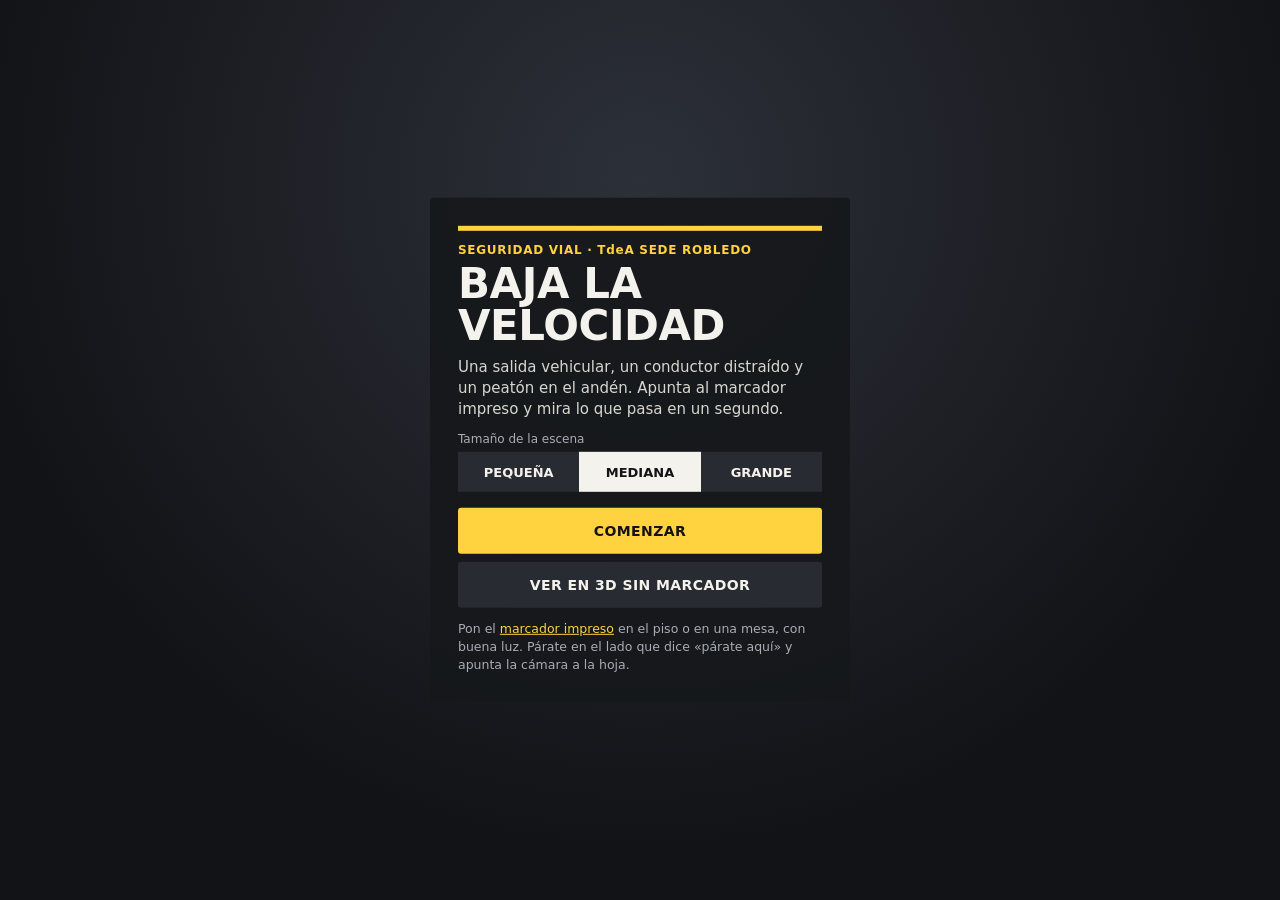
<file: index.html>
<!doctype html>
<html lang="es"><head><meta charset="utf-8"><title>Baja la velocidad · TdeA</title>
<meta http-equiv="refresh" content="0; url=web/"></head>
<body><a href="web/">Abrir la simulación</a></body></html>
</file>
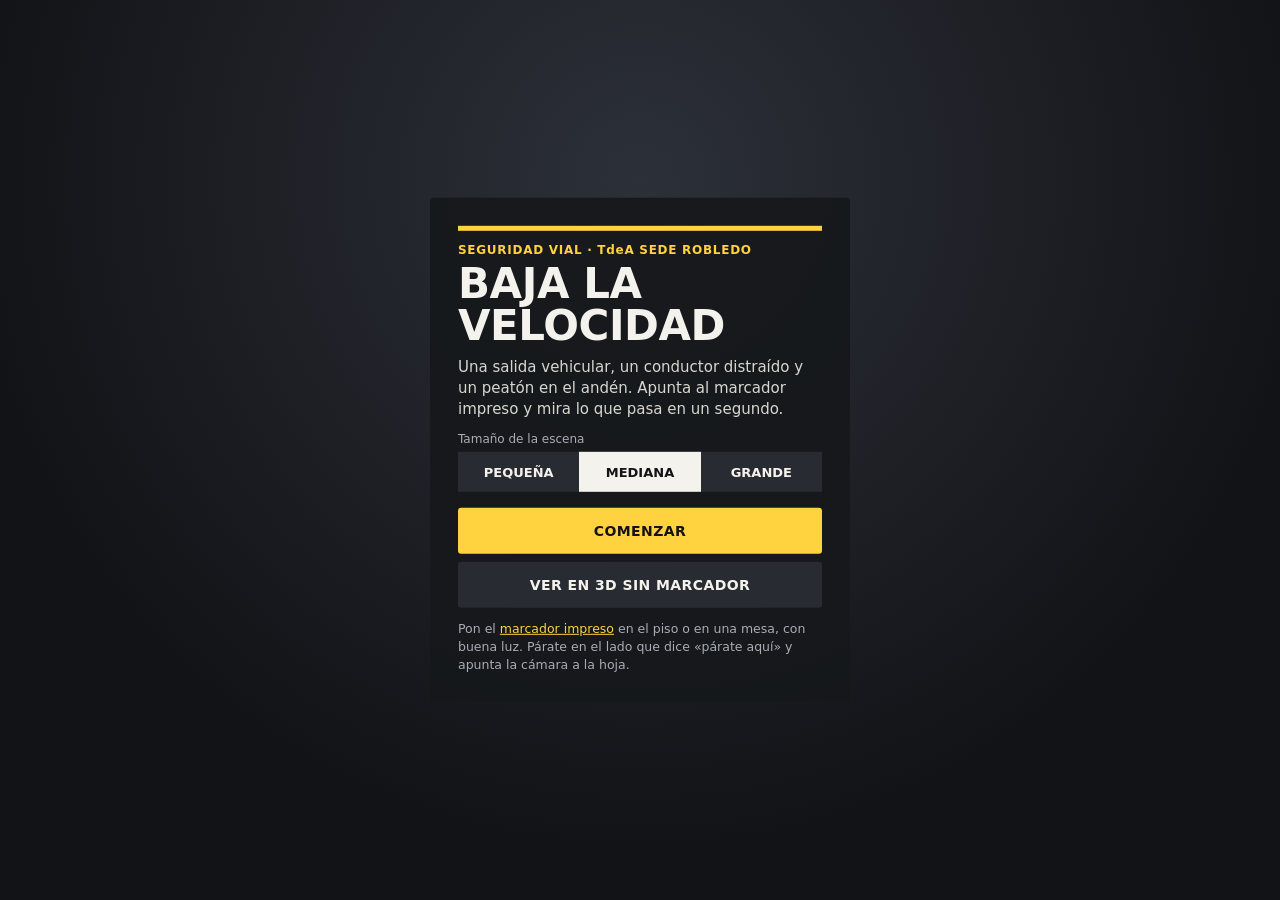
<file: web/index.html>
<!doctype html>
<html lang="es">
<head>
  <meta charset="utf-8">
  <meta name="viewport" content="width=device-width, initial-scale=1, viewport-fit=cover, user-scalable=no">
  <meta name="theme-color" content="#16181c">
  <meta name="apple-mobile-web-app-capable" content="yes">
  <title>Baja la velocidad · TdeA</title>
  <meta name="description" content="Simulación de seguridad vial en realidad aumentada: salida vehicular del TdeA Sede Robledo.">
  <link rel="stylesheet" href="css/estilos.css">
  <script type="importmap">
  {
    "imports": {
      "three": "./vendor/three/three.module.js",
      "three/addons/": "./vendor/three/addons/",
      "mindar-image-three": "./vendor/mindar/mindar-image-three.prod.js"
    }
  }
  </script>
</head>
<body>
  <!-- Vista de realidad aumentada (MindAR pone aquí la cámara y el lienzo 3D) -->
  <div id="ar"></div>
  <!-- Vista 3D sin marcador -->
  <div id="demo"></div>

  <div id="destello"></div>

  <div id="ui">
    <!-- Inicio -->
    <section id="inicio" class="panel">
      <div class="franja"></div>
      <p class="eyebrow">SEGURIDAD VIAL · TdeA SEDE ROBLEDO</p>
      <h1>BAJA LA VELOCIDAD</h1>
      <p class="texto">Una salida vehicular, un conductor distraído y un peatón en el andén. Apunta al marcador impreso y mira lo que pasa en un segundo.</p>
      <p class="etiqueta">Tamaño de la escena</p>
      <div id="tamanos" class="segmentado">
        <button type="button">Pequeña</button>
        <button type="button" class="activo">Mediana</button>
        <button type="button">Grande</button>
      </div>
      <button id="btn-comenzar" type="button" class="boton primario">Comenzar</button>
      <button id="btn-demo" type="button" class="boton secundario">Ver en 3D sin marcador</button>
      <p class="nota">Pon el <a href="marcador/imprimir.html" target="_blank">marcador impreso</a> en el piso o en una mesa, con buena luz. Párate en el lado que dice «párate aquí» y apunta la cámara a la hoja.</p>
      <p id="aviso" class="nota aviso" hidden></p>
    </section>

    <!-- HUD superior -->
    <header id="hud" hidden>
      <div id="subtitulo" class="panel" hidden></div>
      <div id="velocimetro" class="panel">
        <div id="kmh">0</div>
        <div class="unidad">KM/H</div>
        <div class="pista"><div id="barra"></div></div>
      </div>
    </header>

    <!-- Indicación (buscar el marcador, errores) -->
    <section id="indicacion" class="panel" hidden>
      <img id="indicacion-marcador" src="marcador/marcador.png" alt="Marcador" hidden>
      <p id="indicacion-texto"></p>
    </section>

    <!-- Mensaje final -->
    <section id="final" class="panel" hidden>
      <div class="franja"></div>
      <p class="eyebrow"></p>
      <h2></h2>
      <p class="texto"></p>
      <ul></ul>
      <div class="fila">
        <button id="btn-final-a" type="button" class="boton primario"></button>
        <button id="btn-final-b" type="button" class="boton secundario"></button>
      </div>
    </section>

    <!-- Controles inferiores -->
    <nav id="controles" class="fila" hidden>
      <button id="btn-repetir" type="button" class="boton oscuro">Repetir</button>
      <button id="btn-tamano" type="button" class="boton oscuro">Tamaño</button>
      <button id="btn-inicio" type="button" class="boton oscuro">Inicio</button>
    </nav>
  </div>

  <script type="module" src="js/main.js"></script>
</body>
</html>
</file>
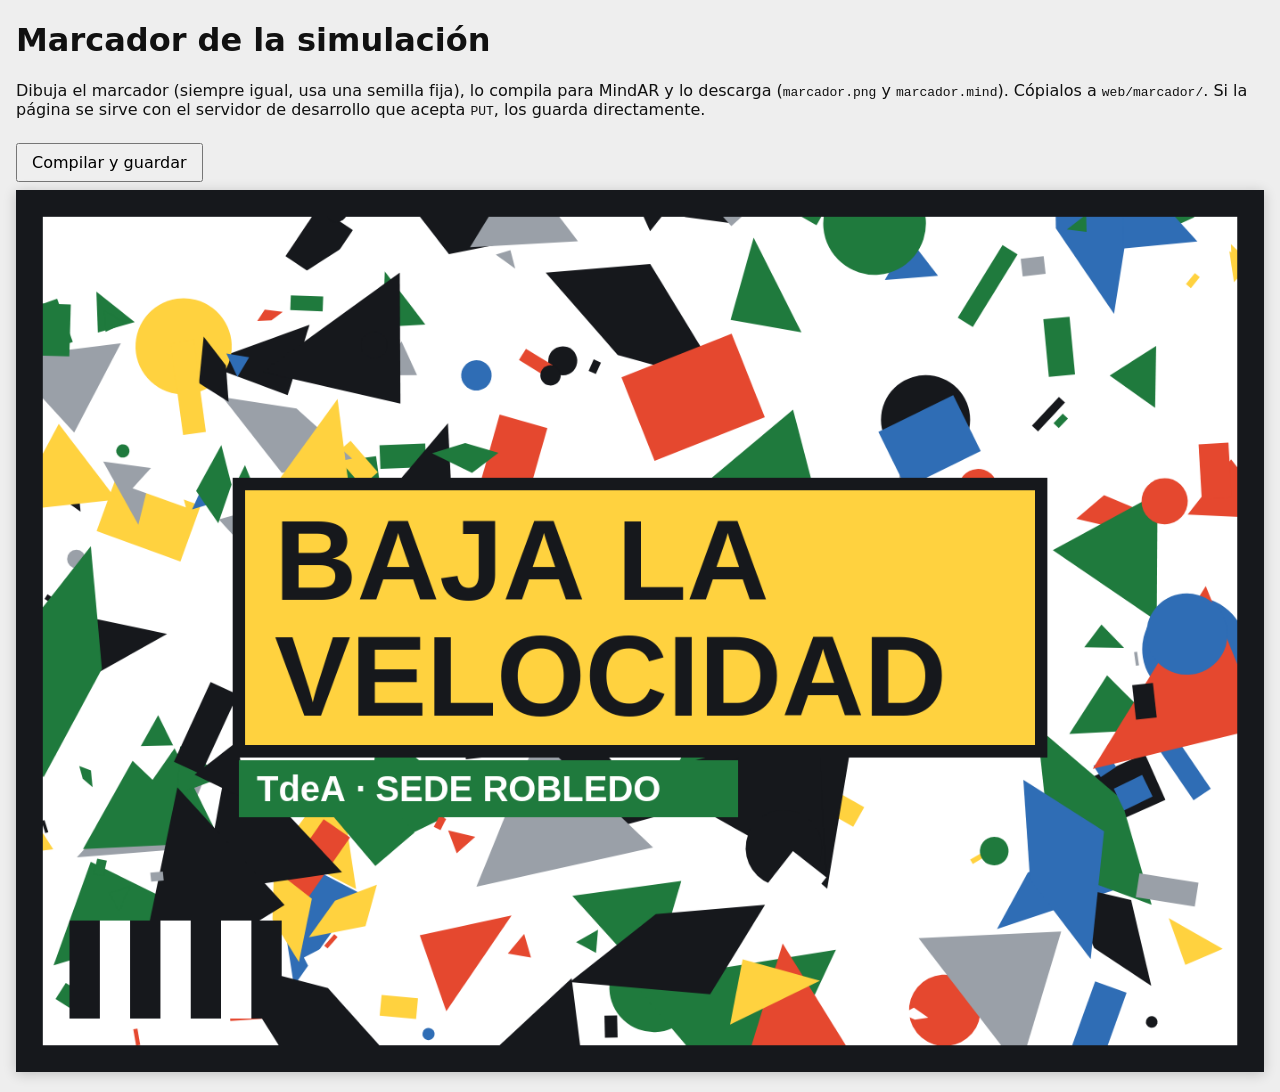
<file: herramientas/generar-marcador.html>
<!doctype html>
<html lang="es">
<head>
  <meta charset="utf-8">
  <meta name="viewport" content="width=device-width, initial-scale=1">
  <title>Generar marcador</title>
  <style>
    body { font-family: system-ui, sans-serif; margin: 16px; background: #eee; color: #111; }
    canvas { max-width: 100%; height: auto; box-shadow: 0 2px 12px #0003; background: #fff; }
    button { font: inherit; padding: 8px 14px; margin: 8px 8px 8px 0; }
    #estado { font-family: ui-monospace, monospace; }
  </style>
</head>
<body>
  <h1>Marcador de la simulación</h1>
  <p>Dibuja el marcador (siempre igual, usa una semilla fija), lo compila para MindAR y lo descarga
     (<code>marcador.png</code> y <code>marcador.mind</code>). Cópialos a <code>web/marcador/</code>.
     Si la página se sirve con el servidor de desarrollo que acepta <code>PUT</code>, los guarda directamente.</p>
  <button id="compilar">Compilar y guardar</button>
  <span id="estado"></span>
  <br>
  <canvas id="lienzo" width="1400" height="990"></canvas>

  <script type="module">
    import { Compiler } from '../web/vendor/mindar/mindar-image.prod.js';

    const W = 1400, H = 990;
    const c = document.getElementById('lienzo');
    const ctx = c.getContext('2d');

    function aleatorio(semilla) {
      let s = semilla >>> 0;
      return () => {
        s = (s + 0x6d2b79f5) >>> 0;
        let t = s;
        t = Math.imul(t ^ (t >>> 15), t | 1);
        t ^= t + Math.imul(t ^ (t >>> 7), t | 61);
        return ((t ^ (t >>> 14)) >>> 0) / 4294967296;
      };
    }
    const r = aleatorio(20261110);
    const colores = ['#16181c', '#1f7a3d', '#ffd23f', '#e5482f', '#2f6db5', '#9aa0a8', '#16181c', '#1f7a3d', '#ffffff'];
    const elegir = (a) => a[Math.floor(r() * a.length)];

    // Fondo
    ctx.fillStyle = '#ffffff';
    ctx.fillRect(0, 0, W, H);

    // Figuras aleatorias: muchas esquinas y contraste para que el rastreo sea estable
    for (let i = 0; i < 230; i++) {
      const x = r() * W, y = r() * H, s = 14 + r() ** 2 * 120;
      ctx.fillStyle = elegir(colores);
      ctx.save();
      ctx.translate(x, y);
      ctx.rotate(r() * Math.PI * 2);
      const tipo = r();
      ctx.beginPath();
      if (tipo < 0.4) {
        ctx.moveTo(0, -s); ctx.lineTo(s * 0.9, s * 0.7); ctx.lineTo(-s * (0.3 + r() * 0.7), s * 0.5);
      } else if (tipo < 0.7) {
        ctx.rect(-s / 2, -s * 0.3, s, s * (0.2 + r() * 0.6));
      } else if (tipo < 0.85) {
        ctx.arc(0, 0, s * 0.45, 0, Math.PI * 2);
      } else {
        ctx.moveTo(-s, 0); ctx.lineTo(0, -s * 0.3); ctx.lineTo(s, 0); ctx.lineTo(s * 0.2, s * 0.6);
      }
      ctx.fill();
      ctx.restore();
    }

    // Franjas tipo cebra en una esquina (asimetría)
    for (let i = 0; i < 7; i++) {
      ctx.fillStyle = i % 2 ? '#ffffff' : '#16181c';
      ctx.fillRect(60 + i * 34, 820, 34, 110);
    }

    // Título
    ctx.fillStyle = '#ffd23f';
    ctx.fillRect(250, 330, 900, 300);
    ctx.strokeStyle = '#16181c'; ctx.lineWidth = 14;
    ctx.strokeRect(250, 330, 900, 300);
    ctx.fillStyle = '#16181c';
    ctx.font = '900 128px "Arial Black", "Helvetica Neue", Arial, sans-serif';
    ctx.textBaseline = 'alphabetic';
    ctx.fillText('BAJA LA', 290, 460);
    ctx.fillText('VELOCIDAD', 290, 590);
    ctx.fillStyle = '#1f7a3d';
    ctx.fillRect(250, 640, 560, 64);
    ctx.fillStyle = '#ffffff';
    ctx.font = 'bold 40px "Helvetica Neue", Arial, sans-serif';
    ctx.fillText('TdeA · SEDE ROBLEDO', 270, 686);

    // Borde
    ctx.strokeStyle = '#16181c'; ctx.lineWidth = 30;
    ctx.strokeRect(15, 15, W - 30, H - 30);

    const estado = document.getElementById('estado');

    async function guardar(nombre, blob) {
      try {
        const res = await fetch('/guardar/' + nombre, { method: 'PUT', body: blob });
        if (res.ok) return 'guardado';
      } catch { /* sin servidor de desarrollo: se descarga */ }
      const a = document.createElement('a');
      a.href = URL.createObjectURL(blob);
      a.download = nombre;
      a.click();
      return 'descargado';
    }

    document.getElementById('compilar').onclick = async () => {
      estado.textContent = 'Compilando… 0%';
      const img = new Image();
      img.src = c.toDataURL('image/png');
      await img.decode();
      const compiler = new Compiler();
      await compiler.compileImageTargets([img], (p) => { estado.textContent = 'Compilando… ' + p.toFixed(0) + '%'; });
      const datos = await compiler.exportData();
      const png = await new Promise((ok) => c.toBlob(ok, 'image/png'));
      const r1 = await guardar('marcador.png', png);
      const r2 = await guardar('marcador.mind', new Blob([datos]));
      estado.textContent = `Listo: marcador.png ${r1}, marcador.mind ${r2} (${datos.byteLength} bytes)`;
    };
  </script>
</body>
</html>
</file>
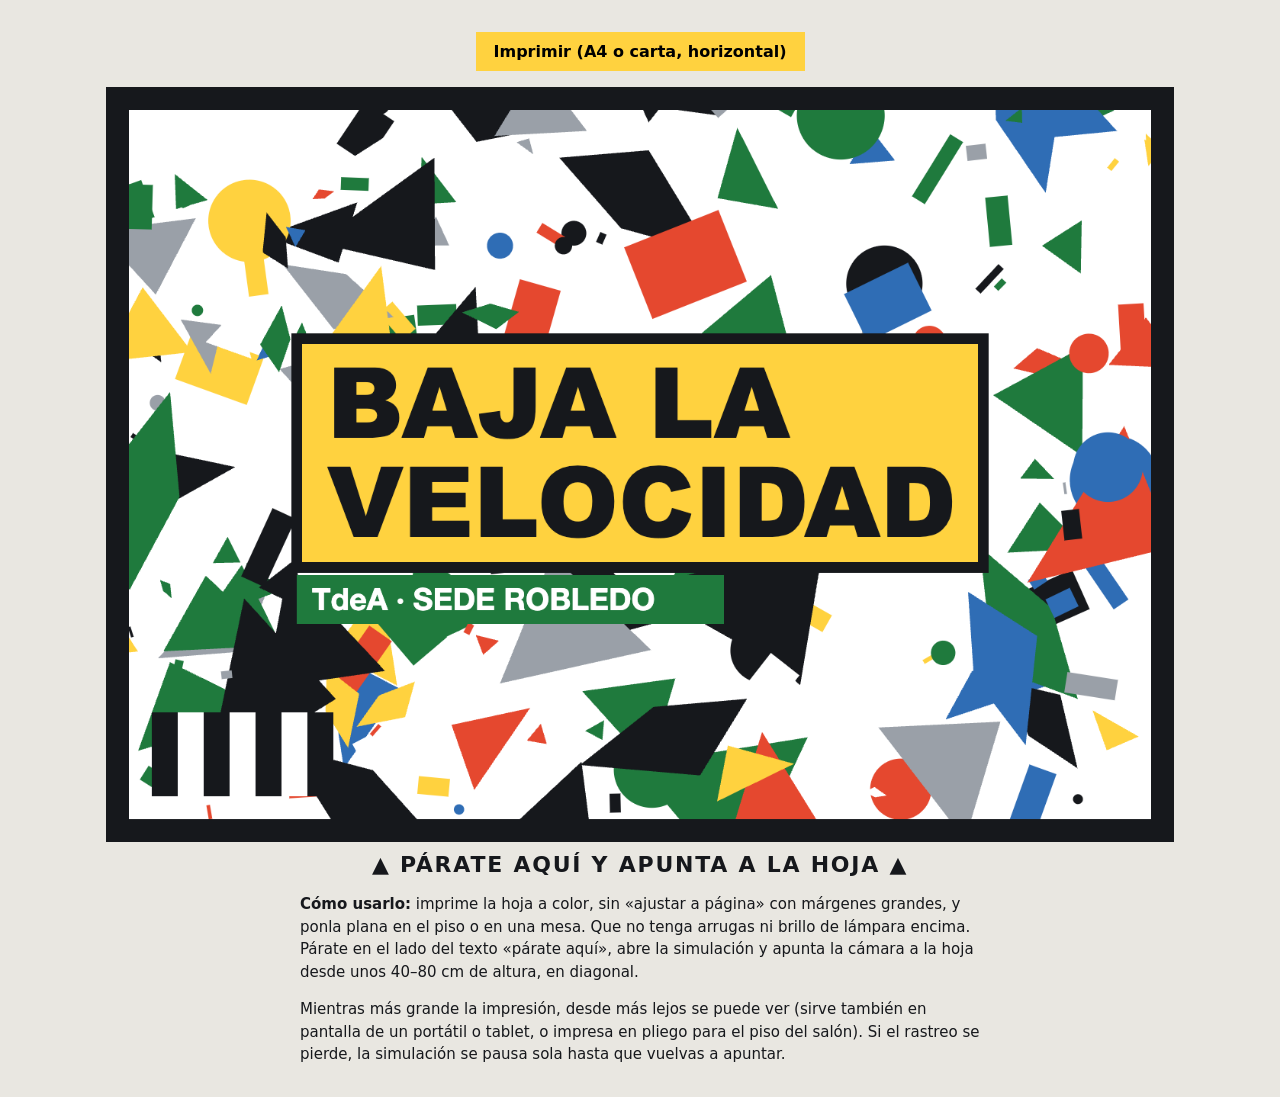
<file: web/marcador/imprimir.html>
<!doctype html>
<html lang="es">
<head>
  <meta charset="utf-8">
  <meta name="viewport" content="width=device-width, initial-scale=1">
  <title>Marcador · Baja la velocidad</title>
  <style>
    @page { size: A4 landscape; margin: 8mm; }
    * { box-sizing: border-box; }
    body { margin: 0; font-family: system-ui, -apple-system, Arial, sans-serif; color: #16181c; background: #e9e7e1; }
    .hoja { max-width: 1100px; margin: 0 auto; padding: 16px; text-align: center; }
    img { display: block; width: 100%; height: auto; margin: 0 auto; background: #fff; }
    .pie { margin-top: 10px; font-weight: 900; font-size: 22px; letter-spacing: 0.08em; }
    .ayuda { max-width: 680px; margin: 16px auto 0; font-size: 15px; line-height: 1.5; text-align: left; }
    button { font: inherit; font-weight: 800; padding: 10px 18px; border: 0; background: #ffd23f; cursor: pointer; }
    @media print {
      body { background: #fff; }
      .hoja { padding: 0; max-width: none; }
      img { width: auto; height: 172mm; }
      .ayuda, .no-imprimir { display: none; }
    }
  </style>
</head>
<body>
  <div class="hoja">
    <p class="no-imprimir"><button onclick="window.print()">Imprimir (A4 o carta, horizontal)</button></p>
    <img src="marcador.png" alt="Marcador de la simulación Baja la velocidad">
    <div class="pie">▲ PÁRATE AQUÍ Y APUNTA A LA HOJA ▲</div>
    <div class="ayuda">
      <p><strong>Cómo usarlo:</strong> imprime la hoja a color, sin «ajustar a página» con márgenes grandes, y ponla plana en el piso o en una mesa.
        Que no tenga arrugas ni brillo de lámpara encima. Párate en el lado del texto «párate aquí»,
        abre la simulación y apunta la cámara a la hoja desde unos 40–80 cm de altura, en diagonal.</p>
      <p>Mientras más grande la impresión, desde más lejos se puede ver (sirve también en pantalla de un portátil o tablet,
        o impresa en pliego para el piso del salón). Si el rastreo se pierde, la simulación se pausa sola hasta que vuelvas a apuntar.</p>
    </div>
  </div>
</body>
</html>
</file>
<file: web/css/estilos.css>
:root {
  --asfalto: rgba(22, 24, 28, 0.92);
  --asfalto2: #282b32;
  --amarillo: #ffd23f;
  --rojo: #e5482f;
  --verde: #3fbf6f;
  --blanco: #f4f2ec;
  --gris: #a9adb5;
  --texto2: #d8d6cf;
  --oscuro: #141414;
  --gutter: 14px;
  --top: max(env(safe-area-inset-top), 12px);
  --bottom: max(env(safe-area-inset-bottom), 12px);
}

* { box-sizing: border-box; }
[hidden] { display: none !important; }

html, body {
  margin: 0;
  height: 100%;
  overflow: hidden;
  background: radial-gradient(circle at 50% 20%, #2c3038, #121317 70%);
  color: var(--blanco);
  font-family: system-ui, -apple-system, "Segoe UI", Roboto, Arial, sans-serif;
  -webkit-text-size-adjust: 100%;
  -webkit-tap-highlight-color: transparent;
  user-select: none;
  -webkit-user-select: none;
}

#ar, #demo { position: fixed; inset: 0; z-index: 0; overflow: hidden; }
#demo canvas { display: block; touch-action: none; }

#destello {
  position: fixed; inset: 0; z-index: 5; pointer-events: none;
  background: var(--rojo); opacity: 0;
}

#ui {
  position: fixed; inset: 0; z-index: 10; pointer-events: none;
  padding: var(--top) var(--gutter) var(--bottom);
}
#ui > * { pointer-events: auto; }

.panel { background: var(--asfalto); border-radius: 4px; }
.franja { height: 5px; background: var(--amarillo); margin: 0 0 12px; }
.eyebrow { margin: 0 0 6px; font-size: 12px; font-weight: 800; letter-spacing: 0.06em; color: var(--amarillo); }
h1 { margin: 0 0 10px; font-size: clamp(30px, 9vw, 42px); line-height: 1; font-weight: 900; letter-spacing: -0.01em; }
h2 { margin: 0 0 10px; font-size: clamp(20px, 6vw, 26px); line-height: 1.08; font-weight: 900; }
.texto { margin: 0 0 12px; font-size: 15px; line-height: 1.4; color: var(--texto2); }
.etiqueta { margin: 4px 0 6px; font-size: 12px; color: var(--gris); }
.nota { margin: 12px 0 0; font-size: 12.5px; line-height: 1.45; color: var(--gris); }
.nota a { color: var(--amarillo); }
.aviso { color: var(--amarillo); }

.boton {
  display: block; width: 100%; min-height: 46px; padding: 10px 12px;
  border: 0; border-radius: 3px; cursor: pointer;
  font: inherit; font-size: 14px; font-weight: 800; letter-spacing: 0.03em; text-transform: uppercase;
}
.boton:active { transform: translateY(1px); filter: brightness(0.92); }
.primario { background: var(--amarillo); color: var(--oscuro); }
.secundario { background: var(--asfalto2); color: var(--blanco); }
.oscuro { background: var(--asfalto); color: var(--blanco); }
#btn-comenzar { margin-top: 16px; }
#btn-demo { margin-top: 8px; }

.fila { display: flex; gap: 8px; }
.fila > .boton { flex: 1; }

.segmentado { display: flex; }
.segmentado button {
  flex: 1; min-height: 40px; border: 0; cursor: pointer;
  font: inherit; font-size: 13px; font-weight: 800; text-transform: uppercase;
  background: var(--asfalto2); color: var(--blanco);
}
.segmentado button.activo { background: var(--blanco); color: var(--oscuro); }

/* Inicio */
#inicio {
  position: absolute; left: 50%; top: 50%; transform: translate(-50%, -50%);
  width: min(100% - 2 * var(--gutter), 420px);
  max-height: calc(100% - var(--top) - var(--bottom));
  overflow-y: auto; padding: 20px;
}

/* HUD */
#hud {
  position: absolute; top: var(--top); left: var(--gutter); right: var(--gutter);
  display: flex; gap: 8px; align-items: flex-start; justify-content: flex-end;
  pointer-events: none;
}
#subtitulo { flex: 1; padding: 11px 12px; font-size: 16px; font-weight: 800; line-height: 1.25; }
#velocimetro { width: 84px; flex: none; padding: 7px 8px 8px; text-align: center; }
#kmh { font-size: 30px; font-weight: 900; line-height: 1; font-variant-numeric: tabular-nums; }
#velocimetro .unidad { font-size: 10px; color: var(--gris); margin: 2px 0 5px; }
#velocimetro .pista { height: 4px; background: var(--asfalto2); }
#barra { height: 100%; width: 0; background: var(--verde); transition: width 0.1s linear; }
#velocimetro.mal #kmh { color: var(--rojo); }
#velocimetro.mal #barra { background: var(--rojo); }

/* Indicación */
#indicacion {
  position: absolute; left: 50%; transform: translateX(-50%);
  bottom: calc(var(--bottom) + 70px);
  width: min(100% - 2 * var(--gutter), 420px);
  padding: 14px; display: flex; gap: 12px; align-items: center;
}
#indicacion p { margin: 0; font-size: 15px; line-height: 1.4; text-align: center; flex: 1; }
#indicacion img { width: 72px; flex: none; border-radius: 2px; background: #fff; }

/* Final */
#final {
  position: absolute; left: var(--gutter); right: var(--gutter);
  bottom: calc(var(--bottom) + 62px);
  max-height: calc(100% - var(--top) - var(--bottom) - 150px);
  overflow-y: auto; padding: 18px;
  margin: 0 auto; max-width: 480px;
}
#final.seguro .eyebrow { color: var(--verde); }
#final ul { margin: 0 0 14px; padding: 0 0 0 18px; font-size: 14.5px; line-height: 1.45; }
#final .boton { font-size: 13px; }

/* Controles */
#controles {
  position: absolute; left: var(--gutter); right: var(--gutter); bottom: var(--bottom);
  max-width: 480px; margin: 0 auto;
}
#controles .boton { min-height: 48px; font-size: 13px; }

@media (min-width: 700px) {
  #inicio { padding: 28px; }
  #subtitulo { font-size: 19px; flex: 0 1 520px; }
}
</file>
